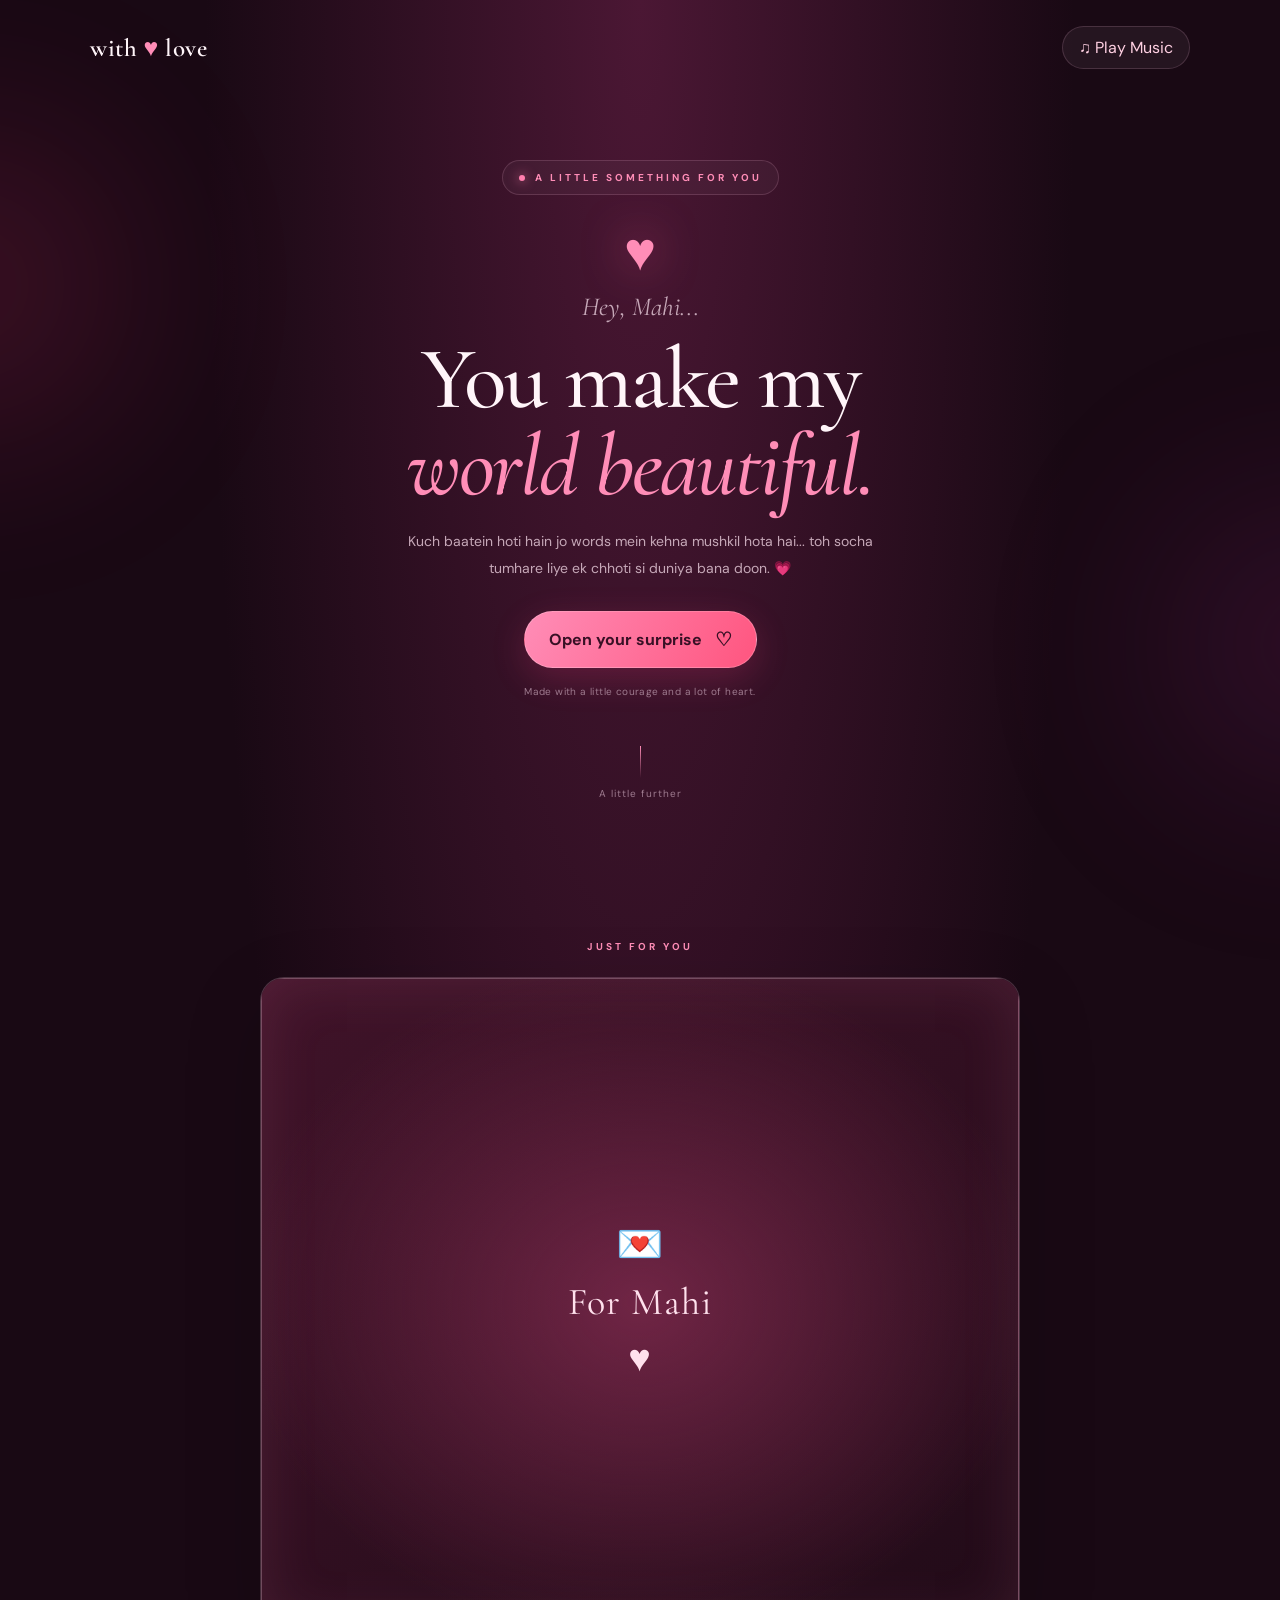
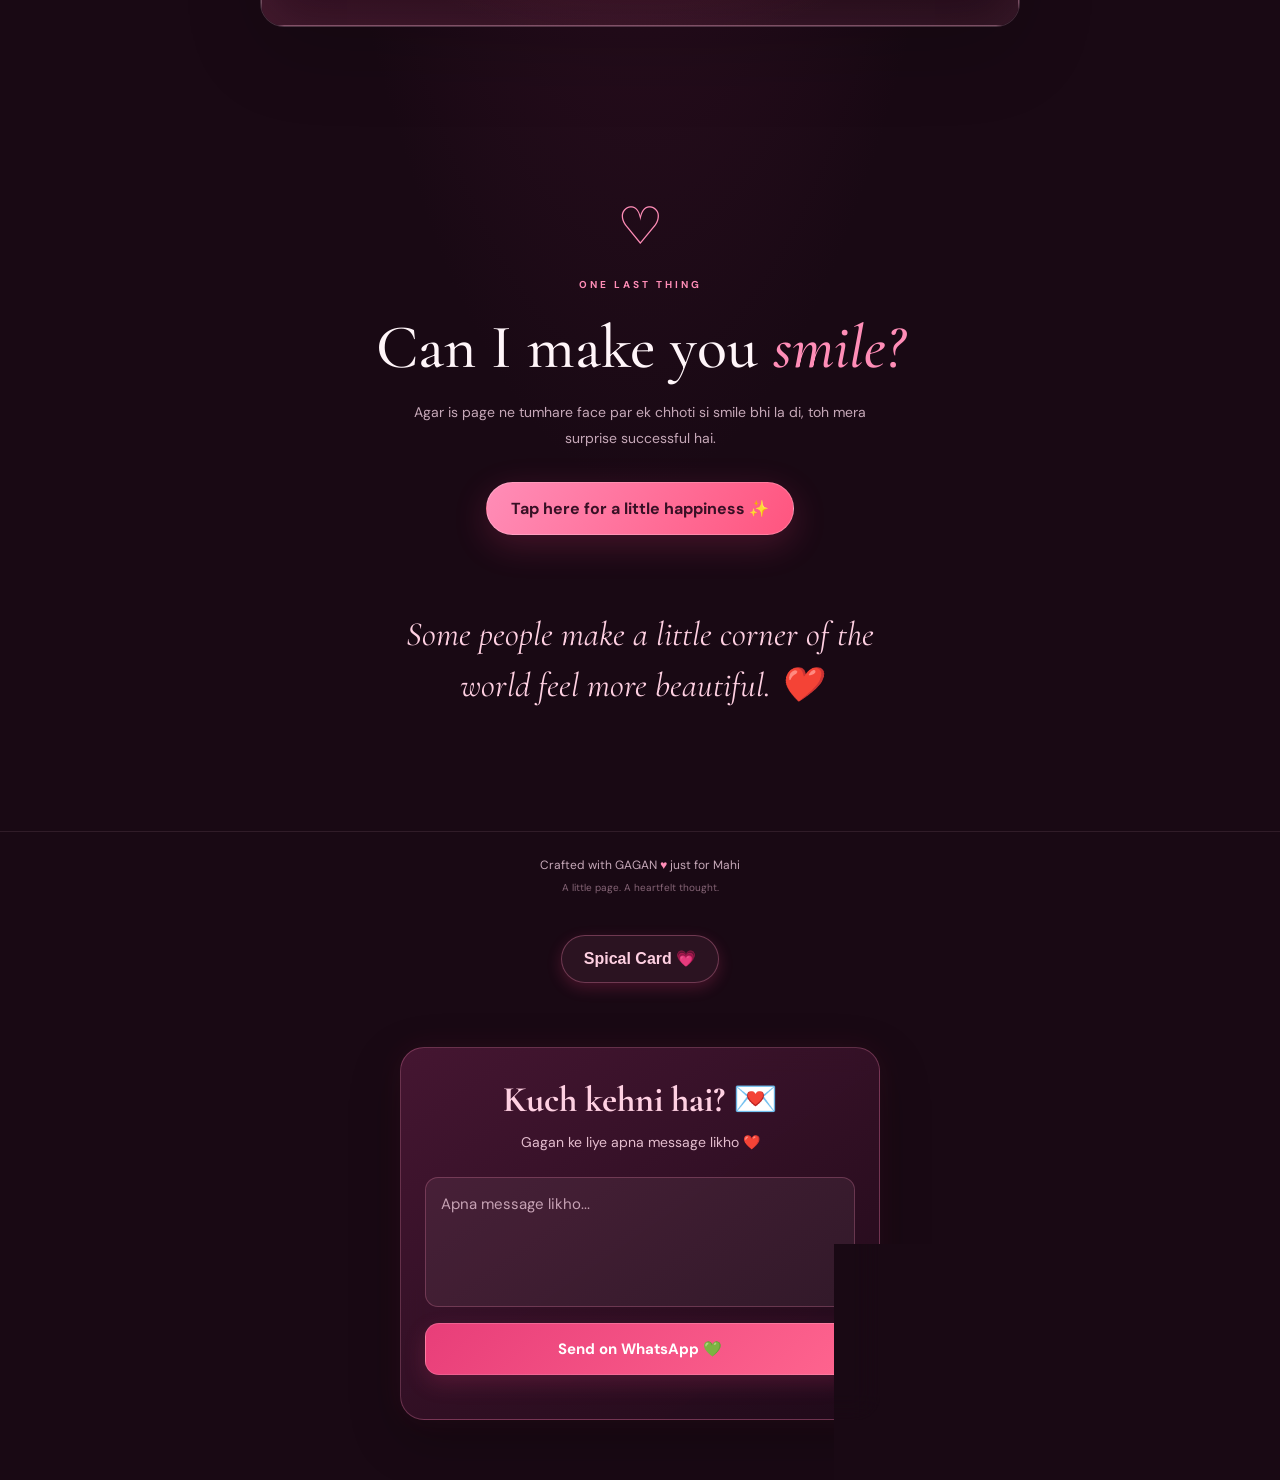
<file: index.html>
<!DOCTYPE html>
<html lang="en">
<head>
    <meta charset="UTF-8">
    <meta name="viewport" content="width=device-width, initial-scale=1.0">
    <meta name="theme-color" content="#250b1b">
    <title>For MAHI TAMTAM ❤️</title>
    <link rel="stylesheet" href="style.css">
</head>
<body>

    <div class="ambient-glow glow-one"></div>
    <div class="ambient-glow glow-two"></div>
    <div id="heart-layer" aria-hidden="true"></div>

    <header class="topbar">
        <a class="brand" href="#">with <span>♥</span> love</a>
        <button id="music-btn" class="music-btn" type="button">
            ♫ Music: Off
        </button>
    </header>

    <main>
        <section class="hero" id="home">
            <div class="eyebrow">
                <span class="status-dot"></span>
                A LITTLE SOMETHING FOR YOU
            </div>

            <div class="hero-heart" aria-hidden="true">♥</div>

            <p class="small-intro">Hey, Mahi...</p>

            <h1>
                You make my
                <span>world beautiful.</span>
            </h1>

            <p class="hero-description">
                Kuch baatein hoti hain jo words mein kehna
                mushkil hota hai... toh socha tumhare liye
                ek chhoti si duniya bana doon. 💗
            </p>

            <button id="reveal-btn" class="primary-btn" type="button">
                Open your surprise <span>♡</span>
            </button>

            <p class="hint">Made with a little courage and a lot of heart.</p>

            <div class="scroll-note">
                <span></span>
                A little further
            </div>
        </section>

        <section class="message-section" id="message">
            <div class="section-label">JUST FOR YOU</div>

            <div class="letter-card">
                <div class="letter-icon">💌</div>

                <p class="letter-greeting">Dear Mahi,</p>

                <h2>Some people make ordinary days feel special.</h2>

                <p class="letter-text">
                    Pta nhi kya ki ho kon sa jaddu ki hoo tumse baat
                    karna aacha lagta hai .
                    Tumhari smile, tumhari baatein aur tumhara
                    apna sa andaaz — ye sab chhoti chhoti cheezein
                    din ko thoda aur khoobsurat bana deti hain.
                </p>

                <p class="letter-text">
                    Shayad main har baat perfect tareeke se na keh
                    paaun, lekin itna zaroor hai ki tum mere liye
                    special ho. Isliye ye chhota sa surprise,
                    sirf tumhare liye. ❤️
                </p>
                
                <p class="letter-text">
                    You came into my life and changed everything.
                    I don’t take a single day with you for granted.
                    You are the reason I smile without even trying. 
                    I love you more than any words could ever fully explain.
                </p>

                <div class="letter-signature">
                    i wanted to make you smile
                    <span>♥</span>
                </div>
            </div>
        </section>

        <section class="final-section">
            <div class="final-heart">♡</div>

            <p class="section-label">ONE LAST THING</p>


            <h2>Can I make you <span>smile?</span></h2>

            <p class="final-description">
                Agar is page ne tumhare face par ek chhoti si
                smile bhi la di, toh mera surprise successful hai.
            </p>

            <button id="smile-btn" class="primary-btn" type="button">
                Tap here for a little happiness ✨
            </button>

            <p id="smile-message" class="smile-message" aria-live="polite"></p>
        </section>
    </main>

    <footer>
        <p>Crafted with GAGAN <span>♥</span> just for Mahi</p>
        <p class="footer-small">A little page. A heartfelt thought.</p>
    </footer>

   <audio
    id="background-music"
    src="music.mp3"
    loop
    preload="auto"
    autoplay>
</audio>


<!-- Friendship Card Button -->
<div class="friendship-entry">
  <a href="friendship.html" class="friendship-link">
    Spical Card 💗
  </a>
</div>

<section class="visitor-message">
  <h2>Kuch kehni hai? 💌</h2>
  <p>Gagan ke liye apna message likho ❤️</p>


  <form id="visitorMessageForm">
    <textarea
      id="visitorText"
      placeholder="Apna message likho..."
      required
      maxlength="1500"
    ></textarea>

    <button type="submit">Send on WhatsApp 💚</button>
    <p id="messageStatus" aria-live="polite"></p>
  </form>
<section>

<script src="script.js" defer></script>
</body>
</html>
</file>
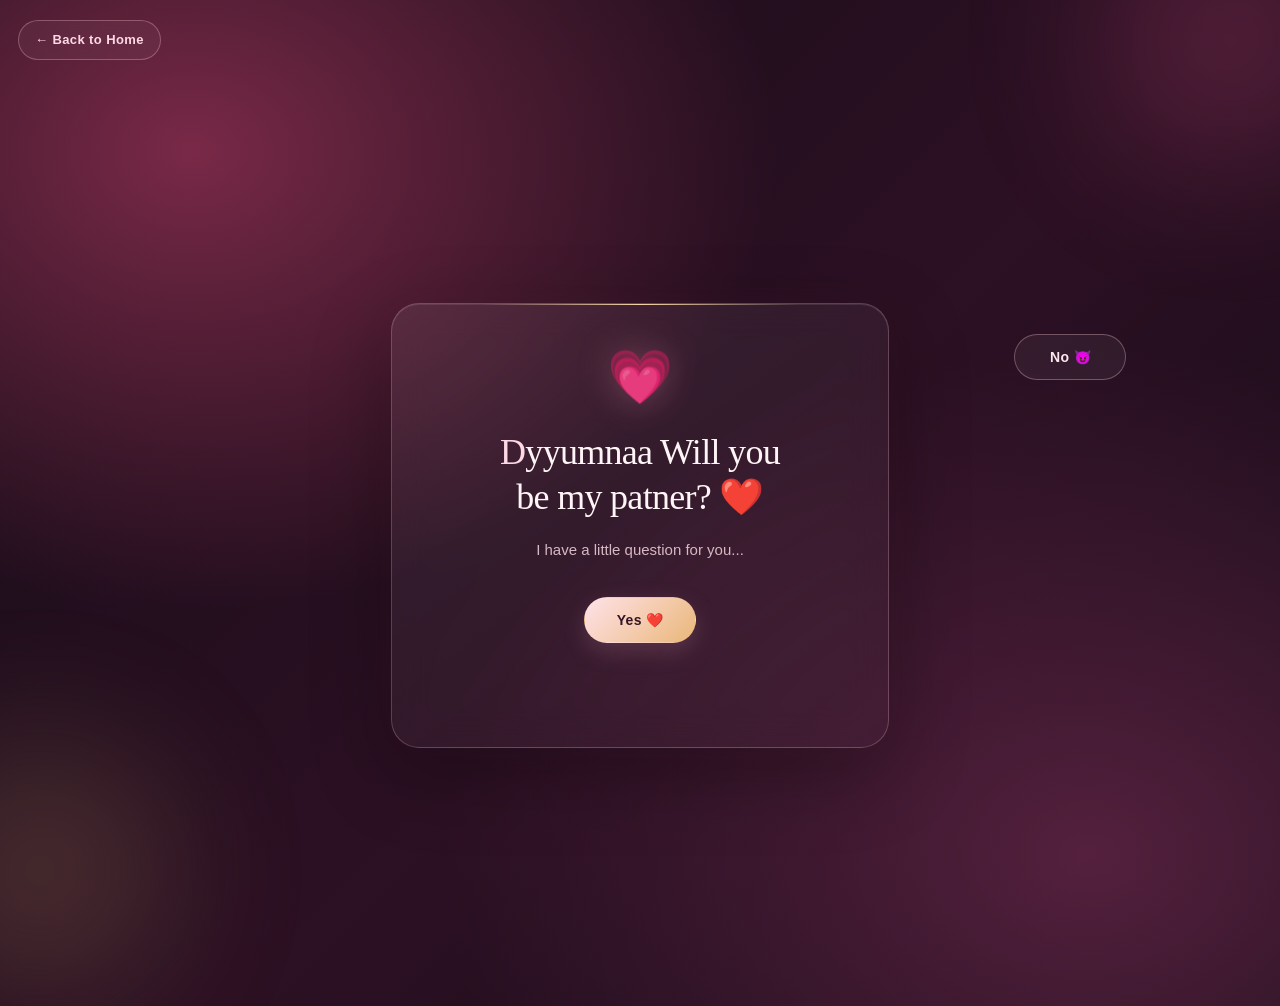
<file: friendship.html>
<!DOCTYPE html>
<html lang="en">
<head>
  <meta charset="UTF-8">
  <meta name="viewport" content="width=device-width, initial-scale=1.0">
  <title>Will You Be My Friend? ❤️</title>
  <link rel="stylesheet" href="friendship.css">
  <script src="friendship.js" defer></script>
</head>
<body class="friendship-page">
  <a class="home-link" href="index.html">← Back to Home</a>

  <main class="friend-card">
    <div class="heart">💗</div>
    <h1>Dyyumnaa Will you be my patner? ❤️</h1>
    <p>I have a little question for you...</p>

    <div class="buttons">
      <button id="yes" type="button">Yes ❤️</button>
      <button id="no" type="button">No 😈</button>
    </div>

    <p id="message" role="status" aria-live="polite"></p>
  </main>
</body>
</html>
</file>
<file: style.css>
@import url('https://fonts.googleapis.com/css2?family=Cormorant+Garamond:wght@400;500;600;700&family=DM+Sans:wght@400;500;600;700&display=swap');

:root {
    --bg: #190914;
    --pink: #ff8db7;
    --pink-light: #ffd0e2;
    --red: #ff557f;
    --white: #fff5f9;
    --muted: #c6a8b8;
    --glass: rgba(255, 224, 239, 0.055);
    --border: rgba(255, 194, 220, 0.16);
}

* {
    box-sizing: border-box;
    margin: 0;
    padding: 0;
}

html {
    scroll-behavior: smooth;
    scroll-padding-top: 80px;
}

body {
    min-height: 100vh;
    overflow-x: hidden;
    color: var(--white);
    background:
        radial-gradient(ellipse at 50% 0%, #4b1734 0%, transparent 48%),
        var(--bg);
    font-family: "DM Sans", sans-serif;
}

button, a {
    -webkit-tap-highlight-color: transparent;
}

button {
    font: inherit;
}

button:focus-visible,
a:focus-visible {
    outline: 2px solid var(--pink-light);
    outline-offset: 5px;
}

.ambient-glow {
    position: fixed;
    width: 300px;
    height: 300px;
    border-radius: 50%;
    filter: blur(100px);
    opacity: 0.17;
    pointer-events: none;
    z-index: 0;
}

.glow-one {
    top: 15%;
    left: -180px;
    background: #ff367d;
}

.glow-two {
    right: -180px;
    top: 55%;
    background: #a42d91;
}

#heart-layer {
    position: fixed;
    inset: 0;
    overflow: hidden;
    pointer-events: none;
    z-index: 1;
}

.floating-heart {
    position: absolute;
    bottom: -50px;
    color: var(--pink);
    opacity: 0;
    animation: float-up linear forwards;
    text-shadow: 0 0 18px rgba(255, 90, 150, 0.5);
}

@keyframes float-up {
    0% {
        transform: translateY(0) rotate(0deg) scale(0.7);
        opacity: 0;
    }
    15% {
        opacity: 0.6;
    }
    85% {
        opacity: 0.4;
    }
    100% {
        transform: translateY(-110vh) rotate(35deg) scale(1.2);
        opacity: 0;
    }
}

.topbar {
    position: relative;
    z-index: 5;
    width: min(1100px, 90%);
    margin: auto;
    padding: 26px 0;
    display: flex;
    align-items: center;
    justify-content: space-between;
}

.brand {
    color: var(--white);
    text-decoration: none;
    font-family: "Cormorant Garamond", serif;
    font-size: 25px;
    font-weight: 600;
    letter-spacing: 0.5px;
}

.brand span,
footer span {
    color: var(--pink);
}

.music-btn {
    padding: 10px 16px;
    color: var(--pink-light);
    border: 1px solid var(--border);
    border-radius: 30px;
    background: var(--glass);
    cursor: pointer;
    transition: 0.25s ease;
}

.music-btn:hover {
    border-color: var(--pink);
    background: rgba(255, 141, 183, 0.12);
}

main {
    position: relative;
    z-index: 2;
}

.hero {
    min-height: 86vh;
    padding: 65px 20px 75px;
    display: flex;
    flex-direction: column;
    align-items: center;
    justify-content: center;
    text-align: center;
}

.eyebrow,
.section-label {
    color: var(--pink);
    font-size: 10px;
    font-weight: 700;
    letter-spacing: 3px;
}

.eyebrow {
    display: flex;
    align-items: center;
    gap: 10px;
    padding: 10px 16px;
    border: 1px solid var(--border);
    border-radius: 30px;
    background: rgba(255, 255, 255, 0.035);
}

.status-dot {
    width: 6px;
    height: 6px;
    border-radius: 50%;
    background: #ff7eae;
    box-shadow: 0 0 12px #ff7eae;
}

.hero-heart {
    margin: 30px 0 12px;
    color: var(--pink);
    font-size: 54px;
    line-height: 1;
    animation: heartbeat 1.8s ease-in-out infinite;
    filter: drop-shadow(0 0 22px rgba(255, 90, 145, 0.5));
}

@keyframes heartbeat {
    0%, 100% { transform: scale(1); }
    15% { transform: scale(1.13); }
    30% { transform: scale(1); }
    45% { transform: scale(1.09); }
}

.small-intro {
    color: var(--muted);
    font-family: "Cormorant Garamond", serif;
    font-size: 26px;
    font-style: italic;
}

.hero h1 {
    max-width: 850px;
    margin: 14px 0 18px;
    font-family: "Cormorant Garamond", serif;
    font-size: clamp(46px, 8vw, 88px);
    font-weight: 500;
    line-height: 0.99;
    letter-spacing: -2px;
}

.hero h1 span,
.final-section h2 span {
    display: block;
    color: var(--pink);
    font-style: italic;
}

.hero-description,
.final-description {
    max-width: 480px;
    color: var(--muted);
    font-size: 14px;
    line-height: 1.9;
}

.primary-btn {
    display: inline-flex;
    justify-content: center;
    align-items: center;
    gap: 13px;
    margin-top: 30px;
    padding: 15px 24px;
    border: 1px solid rgba(255, 255, 255, 0.2);
    border-radius: 50px;
    background: linear-gradient(120deg, #ff8db7, #ff557f);
    color: #381025;
    font-weight: 700;
    cursor: pointer;
    box-shadow: 0 10px 35px rgba(255, 65, 130, 0.2);
    transition: transform 0.25s ease, box-shadow 0.25s ease;
}

.primary-btn:hover {
    transform: translateY(-3px);
    box-shadow: 0 14px 40px rgba(255, 65, 130, 0.32);
}

.primary-btn:active {
    transform: scale(0.97);
}

.primary-btn span {
    font-size: 19px;
}

.hint {
    margin-top: 17px;
    color: #9e7b8f;
    font-size: 10px;
    letter-spacing: 0.4px;
}

.scroll-note {
    margin-top: 48px;
    display: flex;
    flex-direction: column;
    align-items: center;
    gap: 9px;
    color: #9e7b8f;
    font-size: 10px;
    letter-spacing: 1px;
}

.scroll-note span {
    width: 1px;
    height: 32px;
    background: linear-gradient(var(--pink), transparent);
}

.message-section {
    width: min(760px, 90%);
    margin: 0 auto;
    padding: 65px 0 115px;
    text-align: center;
}

.section-label {
    margin-bottom: 24px;
}

.letter-card {
    position: relative;
    padding: clamp(28px, 6vw, 58px);
    text-align: left;
    border: 1px solid var(--border);
    border-radius: 24px;
    background: linear-gradient(
        145deg,
        rgba(255, 215, 233, 0.085),
        rgba(255, 255, 255, 0.018)
    );
    box-shadow: 0 25px 80px rgba(0, 0, 0, 0.16);
    backdrop-filter: blur(15px);
}

.letter-icon {
    margin-bottom: 18px;
    font-size: 32px;
}

.letter-greeting {
    margin-bottom: 12px;
    color: var(--pink);
    font-family: "Cormorant Garamond", serif;
    font-size: 27px;
    font-style: italic;
}

.letter-card h2 {
    margin-bottom: 22px;
    font-family: "Cormorant Garamond", serif;
    font-size: clamp(30px, 5vw, 46px);
    font-weight: 500;
    line-height: 1.12;
}

.letter-text {
    margin-top: 15px;
    color: #d6bdcb;
    font-size: 14px;
    line-height: 2;
}

.letter-signature {
    display: flex;
    justify-content: space-between;
    align-items: center;
    gap: 10px;
    margin-top: 30px;
    padding-top: 22px;
    border-top: 1px solid var(--border);
    color: var(--pink-light);
    font-family: "Cormorant Garamond", serif;
    font-size: 19px;
    font-style: italic;
}

.letter-signature span {
    color: var(--pink);
}

.final-section {
    width: min(600px, 90%);
    margin: 0 auto;
    padding: 50px 0 120px;
    text-align: center;
}

.final-heart {
    margin-bottom: 18px;
    color: var(--pink);
    font-size: 52px;
    animation: heartbeat 2s infinite;
}

.final-section h2 {
    margin-bottom: 18px;
    font-family: "Cormorant Garamond", serif;
    font-size: clamp(40px, 7vw, 62px);
    font-weight: 500;
    line-height: 1.05;
}

.final-section h2 span {
    display: inline;
}

.final-description {
    margin: auto;
}

.smile-message {
    min-height: 30px;
    margin-top: 22px;
    color: var(--pink-light);
    font-family: "Cormorant Garamond", serif;
    font-size: 25px;
    font-style: italic;
}

footer {
    position: relative;
    z-index: 2;
    padding: 25px 15px;
    border-top: 1px solid rgba(255, 194, 220, 0.1);
    text-align: center;
    color: #c6a8b8;
    font-size: 12px;
}

.footer-small {
    margin-top: 8px;
    color: #856476;
    font-size: 10px;
}

@media (max-width: 600px) {
    .topbar {
        padding: 20px 0;
    }

    .brand {
        font-size: 22px;
    }

    .music-btn {
        padding: 9px 12px;
        font-size: 11px;
    }

    .hero {
        min-height: 82vh;
        padding-top: 50px;
    }

    .hero h1 {
        letter-spacing: -1px;
    }

    .hero-description {
        max-width: 340px;
        font-size: 13px;
    }

    .message-section {
        padding-top: 45px;
        padding-bottom: 70px;
    }

    .letter-card {
        border-radius: 18px;
    }

    .letter-text {
        font-size: 13px;
    }

    .final-section {
        padding-bottom: 85px;
    }
}

@media (prefers-reduced-motion: reduce) {
    *, *::before, *::after {
        scroll-behavior: auto !important;
        animation-duration: 0.01ms !important;
        animation-iteration-count: 1 !important;
        transition-duration: 0.01ms !important;
    }
}

.friendship-link {
  display: inline-block;
  padding: 13px 22px;
  margin: 16px;
  border-radius: 14px;
  background: #ff4081;
  color: white;
  text-decoration: none;
  font-weight: bold;
  font-family: Arial, sans-serif;
  box-shadow: 0 5px 15px #ff408133;
}

.friendship-link:hover {
  background: #e91e63;
}

.friendship-entry {
  display: flex;
  justify-content: center;
  width: 100%;
  padding: 20px 12px;
}

.friendship-link {
  display: inline-block;
  padding: 14px 22px;
  border-radius: 14px;
  background: #ff4081;
  color: #fff;
  text-decoration: none;
  font-size: 16px;
  font-weight: bold;
  text-align: center;
  box-shadow: 0 5px 15px #ff408133;
  transition: transform 0.2s ease, background 0.2s ease;
}

.friendship-link:hover {
  background: #e91e63;
  transform: translateY(-2px);
}

.visitor-message {
  max-width: 440px;
  width: calc(100% - 32px);
  margin: 32px auto;
  padding: 24px;
  border-radius: 20px;
  background: #fff5f8;
  box-shadow: 0 8px 28px #00000012;
  text-align: center;
}

.visitor-message h2 {
  color: #d63375;
}

.visitor-message input,
.visitor-message textarea {
  display: block;
  width: 100%;
  margin: 12px 0;
  padding: 13px;
  border: 1px solid #f0bfd0;
  border-radius: 10px;
  font: inherit;
}

.visitor-message textarea {
  min-height: 120px;
  resize: vertical;
}

.visitor-message button {
  width: 100%;
  padding: 14px;
  border: 0;
  border-radius: 10px;
  background: #16803d;
  color: white;
  font-weight: bold;
  font-size: 16px;
  cursor: pointer;
}

/* ===== PREMIUM VISITOR MESSAGE CARD ===== */

.visitor-message {
    position: relative;
    isolation: isolate;
    max-width: 480px;
    width: calc(100% - 36px);
    margin: 48px auto 60px;
    padding: 30px 24px;
    text-align: center;
    color: #fff5f9;
    background: linear-gradient(
        145deg,
        rgba(72, 23, 51, 0.94),
        rgba(32, 10, 26, 0.97)
    );
    border: 1px solid rgba(255, 141, 183, 0.28);
    border-radius: 24px;
    box-shadow:
        0 18px 50px rgba(0, 0, 0, 0.25),
        0 0 30px rgba(255, 85, 127, 0.08);
    backdrop-filter: blur(14px);
}

.visitor-message h2 {
    margin: 0 0 10px;
    color: #ffd0e2;
    font-family: "Cormorant Garamond", serif;
    font-size: clamp(27px, 6vw, 36px);
    line-height: 1.2;
}

.visitor-message > p {
    margin: 0 0 22px;
    color: #e4bdce;
    font-size: 14px;
    line-height: 1.7;
}

#visitorMessageForm {
    display: grid;
    gap: 14px;
}

.visitor-message input,
.visitor-message textarea {
    box-sizing: border-box;
    display: block;
    width: 100%;
    margin: 0;
    padding: 14px 15px;
    color: #fff5f9;
    background: rgba(255, 255, 255, 0.055);
    border: 1px solid rgba(255, 141, 183, 0.25);
    border-radius: 13px;
    outline: none;
    font: inherit;
    font-size: 15px;
    transition:
        border-color 0.25s ease,
        background 0.25s ease,
        box-shadow 0.25s ease;
}

.visitor-message input {
    min-height: 50px;
}

.visitor-message textarea {
    min-height: 130px;
    resize: vertical;
    line-height: 1.6;
}

.visitor-message input::placeholder,
.visitor-message textarea::placeholder {
    color: #c7a2b5;
    opacity: 1;
}

.visitor-message input:focus,
.visitor-message textarea:focus {
    border-color: #ff8db7;
    background: rgba(255, 255, 255, 0.085);
    box-shadow: 0 0 0 3px rgba(255, 141, 183, 0.12);
}

.visitor-message button {
    width: 100%;
    min-height: 52px;
    margin-top: 2px;
    padding: 14px 18px;
    color: #fff;
    background: linear-gradient(135deg, #e83e79, #ff658f);
    border: 1px solid rgba(255, 255, 255, 0.16);
    border-radius: 14px;
    font: inherit;
    font-size: 15px;
    font-weight: 700;
    cursor: pointer;
    box-shadow: 0 8px 22px rgba(232, 62, 121, 0.2);
    transition:
        transform 0.2s ease,
        box-shadow 0.2s ease,
        filter 0.2s ease;
}

.visitor-message button:hover {
    transform: translateY(-2px);
    filter: brightness(1.08);
    box-shadow: 0 12px 28px rgba(232, 62, 121, 0.3);
}

.visitor-message button:active {
    transform: scale(0.98);
}

#messageStatus {
    margin: 0;
    color: #ffd0e2;
    font-size: 13px;
    line-height: 1.5;
    overflow-wrap: anywhere;
}

.friendship-entry {
    padding: 0 18px;
}

.friendship-link {
    display: inline-flex;
    align-items: center;
    justify-content: center;
    min-height: 48px;
    max-width: 100%;
    padding: 12px 22px;
    box-sizing: border-box;
    text-align: center;
    text-decoration: none;
    color: #ffd0e2;
    background: rgba(255, 141, 183, 0.08);
    border: 1px solid rgba(255, 141, 183, 0.32);
    border-radius: 999px;
    transition:
        background 0.25s ease,
        transform 0.25s ease,
        border-color 0.25s ease;
}

.friendship-link:hover {
    transform: translateY(-2px);
    background: rgba(255, 141, 183, 0.15);
    border-color: #ff8db7;
}

@media (max-width: 600px) {
    .visitor-message {
        width: calc(100% - 32px);
        padding: 25px 18px;
        margin-top: 36px;
        margin-bottom: 42px;
        border-radius: 20px;
    }

    .visitor-message input,
    .visitor-message textarea {
        font-size: 16px;
    }

    .friendship-link {
        width: 100%;
        max-width: 320px;
    }
}

@media (prefers-reduced-motion: reduce) {
    .visitor-message *,
    .friendship-link {
        transition: none !important;
    }
}

/* Cinematic love letter reveal */
.letter-card {
    position: relative;
    overflow: hidden;
    isolation: isolate;
}

/* Closed envelope cover */
.letter-card.cinematic-sealed::before {
    content: "💌\A For Mahi\A ♥";
    white-space: pre-line;
    position: absolute;
    inset: 0;
    z-index: 10;
    display: flex;
    flex-direction: column;
    align-items: center;
    justify-content: center;
    gap: 16px;
    text-align: center;
    color: #ffe1ed;
    font-family: "Cormorant Garamond", serif;
    font-size: clamp(25px, 5vw, 38px);
    line-height: 1.5;
    letter-spacing: 1px;
    background:
        radial-gradient(ellipse at center, #702545, transparent 75%),
        linear-gradient(145deg, #401329, #210b18);
    border: 1px solid rgba(255, 194, 220, 0.35);
    box-shadow: inset 0 0 60px rgba(255, 141, 183, 0.12);
    transform-origin: top center;
    backface-visibility: hidden;
}

/* Envelope opens */
.letter-card.cinematic-opening::before {
    animation: cinematic-open 1.4s cubic-bezier(.65, 0, .35, 1) forwards;
}

.letter-card.cinematic-opening {
    animation: letter-glow 1.8s ease;
}

.letter-card.cinematic-opening .letter-icon {
    animation: letter-rise 1s ease both;
}

.letter-card.cinematic-opening .letter-greeting,
.letter-card.cinematic-opening h2,
.letter-card.cinematic-opening .letter-text,
.letter-card.cinematic-opening .letter-signature {
    animation: letter-rise 1s ease both;
}

.letter-card.cinematic-opening .letter-greeting { animation-delay: .15s; }
.letter-card.cinematic-opening h2 { animation-delay: .25s; }
.letter-card.cinematic-opening .letter-text { animation-delay: .4s; }
.letter-card.cinematic-opening .letter-signature { animation-delay: .65s; }

@keyframes cinematic-open {
    0% {
        transform: perspective(1000px) rotateX(0deg);
        opacity: 1;
    }
    70% {
        opacity: 1;
    }
    100% {
        transform: perspective(1000px) rotateX(-110deg);
        opacity: 0;
        visibility: hidden;
    }
}

@keyframes letter-rise {
    from {
        opacity: 0;
        transform: translateY(22px);
        filter: blur(4px);
    }
    to {
        opacity: 1;
        transform: translateY(0);
        filter: blur(0);
    }
}

@keyframes letter-glow {
    0%, 100% {
        box-shadow: 0 25px 80px rgba(0, 0, 0, .16);
    }
    50% {
        box-shadow: 0 0 45px rgba(255, 100, 160, .3);
    }
}

/* ===== ROSE PETALS + HEART EXPLOSION ===== */
.rose-petal {
    position: fixed;
    top: -45px;
    z-index: 20;
    pointer-events: none;
    color: #ffb0cb;
    font-size: 22px;
    text-shadow: 0 0 14px rgba(255, 105, 160, .6);
    animation: petal-fall var(--fall-time, 4s) ease-in forwards;
}

.burst-heart {
    position: fixed;
    z-index: 21;
    pointer-events: none;
    color: #ff8db7;
    font-size: 24px;
    animation: heart-explode 1.5s ease-out forwards;
}

@keyframes petal-fall {
    0% {
        transform: translate3d(0, -5vh, 0) rotate(0deg);
        opacity: 0;
    }
    12% { opacity: 1; }
    100% {
        transform: translate3d(var(--drift, 30px), 110vh, 0)
                   rotate(var(--spin, 480deg));
        opacity: 0;
    }
}

@keyframes heart-explode {
    from {
        transform: translate(-50%, -50%) scale(.3);
        opacity: 1;
    }
    to {
        transform: translate(
            calc(-50% + var(--dx)),
            calc(-50% + var(--dy))
        ) scale(1.5) rotate(var(--spin, 25deg));
        opacity: 0;
    }
}

/* ===== TYPEWRITER MESSAGE ===== */
.letter-text.typewriter-text {
    white-space: pre-wrap;
    overflow-wrap: anywhere;
}

.letter-text.typewriter-text::after {
    content: "▍";
    display: inline-block;
    margin-left: 2px;
    color: #ff8db7;
    animation: caret-blink .75s step-end infinite;
}

.letter-text.typewriter-done::after {
    content: "";
}

@keyframes caret-blink {
    50% { opacity: 0; }
}

/* ===== CINEMATIC ENDING ===== */
.final-section {
    position: relative;
    isolation: isolate;
}

.final-section.ending-active {
    animation: ending-glow 2.4s ease-in-out;
}

.final-section.ending-active .final-heart {
    animation: ending-heart 1.4s ease-in-out 2;
}

.ending-caption {
    max-width: 500px;
    margin: 22px auto 0;
    color: #ffd0e2;
    font-family: "Cormorant Garamond", serif;
    font-size: clamp(23px, 5vw, 34px);
    font-style: italic;
    line-height: 1.5;
    opacity: 0;
    transform: translateY(15px);
}

.final-section.ending-active .ending-caption {
    animation: ending-caption-in 1.4s ease .4s forwards;
}

@keyframes ending-glow {
    0%, 100% {
        filter: drop-shadow(0 0 0 rgba(255, 105, 160, 0));
    }
    50% {
        filter: drop-shadow(0 0 24px rgba(255, 105, 160, .25));
    }
}

@keyframes ending-heart {
    0%, 100% { transform: scale(1); }
    50% {
        transform: scale(1.3);
        filter: drop-shadow(0 0 20px #ff557f);
    }
}

@keyframes ending-caption-in {
    to {
        opacity: 1;
        transform: translateY(0);
    }
}

@media (prefers-reduced-motion: reduce) {
    .rose-petal,
    .burst-heart {
        display: none !important;
    }

    .ending-caption {
        opacity: 1;
        transform: none;
    }
}
</file>
<file: friendship.css>
```css
* {
  box-sizing: border-box;
}

:root {
  --rose: #f18aaa;
  --rose-light: #ffd8e5;
  --gold: #e8c38b;
  --cream: #fff5f7;
  --muted: #d7b9c5;
}

.friendship-page {
  margin: 0;
  min-height: 100vh;
  min-height: 100dvh;
  display: flex;
  justify-content: center;
  align-items: center;
  padding: 76px 18px 30px;
  font-family: "Georgia", serif;
  color: var(--cream);
  background:
    radial-gradient(ellipse at 15% 15%, #792947 0%, transparent 38%),
    radial-gradient(ellipse at 85% 85%, #54203d 0%, transparent 42%),
    linear-gradient(135deg, #160d18, #2c1023 55%, #130c17);
  overflow: hidden;
  position: relative;
  isolation: isolate;
}

.friendship-page::before,
.friendship-page::after {
  content: "";
  position: fixed;
  width: 260px;
  height: 260px;
  border-radius: 50%;
  filter: blur(75px);
  opacity: 0.2;
  pointer-events: none;
  z-index: -1;
}

.friendship-page::before {
  background: #f05b91;
  top: -90px;
  right: -80px;
}

.friendship-page::after {
  background: #d7a66d;
  bottom: -100px;
  left: -90px;
}

.home-link {
  position: fixed;
  top: 20px;
  left: 18px;
  z-index: 20;
  padding: 11px 16px;
  color: var(--rose-light);
  text-decoration: none;
  font: 600 13px/1.2 Arial, sans-serif;
  letter-spacing: 0.4px;
  border: 1px solid #f3b9cc55;
  border-radius: 30px;
  background: #ffffff0b;
  backdrop-filter: blur(14px);
  transition: 0.25s ease;
}

.home-link:hover {
  color: #fff;
  border-color: var(--gold);
  background: #f18aaa20;
  transform: translateY(-2px);
}

.friend-card {
  width: 100%;
  max-width: 440px;
  position: relative;
  padding: 42px 28px 36px;
  border-radius: 28px;
  text-align: center;
  background: linear-gradient(
    145deg,
    #ffffff12,
    #ffffff05
  );
  border: 1px solid #f4c8d53d;
  box-shadow:
    0 25px 80px #00000055,
    inset 0 1px 0 #ffffff18,
    0 0 45px #e8799d0d;
  backdrop-filter: blur(18px);
  -webkit-backdrop-filter: blur(18px);
  animation: cardAppear 0.8s ease both;
}

.friend-card::before {
  content: "";
  position: absolute;
  top: 0;
  left: 18%;
  width: 64%;
  height: 1px;
  background: linear-gradient(
    90deg,
    transparent,
    #f4d5a4,
    transparent
  );
}

.heart {
  display: inline-block;
  font-size: 53px;
  line-height: 1.2;
  margin-bottom: 12px;
  filter: drop-shadow(0 0 18px #f18aaa66);
  animation: heartbeat 1.6s ease-in-out infinite;
}

.friend-card h1 {
  margin: 8px 0 16px;
  font-size: clamp(27px, 6vw, 36px);
  line-height: 1.25;
  font-weight: 500;
  letter-spacing: -0.7px;
  color: var(--cream);
  text-wrap: balance;
}

.friend-card h1::first-letter {
  color: var(--rose-light);
}

.friend-card p {
  margin: 12px 0;
  color: var(--muted);
  font: 15px/1.9 Arial, sans-serif;
}

.buttons {
  display: flex;
  justify-content: center;
  align-items: center;
  flex-wrap: wrap;
  gap: 14px;
  margin-top: 30px;
  min-height: 52px;
}

.buttons button {
  min-width: 112px;
  padding: 14px 23px;
  border: 1px solid transparent;
  border-radius: 999px;
  font: 600 14px/1.2 Arial, sans-serif;
  letter-spacing: 0.3px;
  cursor: pointer;
  touch-action: manipulation;
  transition:
    transform 0.22s ease,
    box-shadow 0.22s ease,
    background 0.22s ease;
}

#yes {
  color: #351525;
  background: linear-gradient(135deg, #ffe2e9, #eab779);
  box-shadow: 0 8px 24px #e8a7bc30;
}

#yes:hover {
  transform: translateY(-3px) scale(1.03);
  box-shadow: 0 12px 30px #e8a7bc45;
}

#no {
  position: fixed;
  z-index: 30;
  left: 55%;
  top: 65%;
  color: #ffe7ef;
  background: #ffffff0d;
  border-color: #f5cada55;
  backdrop-filter: blur(12px);
  transition:
    left 0.12s ease,
    top 0.12s ease,
    background 0.2s ease;
}

#no:hover {
  background: #ffffff19;
}

#message {
  min-height: 28px;
  margin-top: 25px;
  color: var(--rose-light);
  font: 600 15px/1.7 Arial, sans-serif;
}

@keyframes heartbeat {
  0%, 100% {
    transform: scale(1);
  }
  50% {
    transform: scale(1.1);
  }
}

@keyframes cardAppear {
  from {
    opacity: 0;
    transform: translateY(18px) scale(0.98);
  }
  to {
    opacity: 1;
    transform: translateY(0) scale(1);
  }
}

@media (max-width: 420px) {
  .friendship-page {
    padding: 70px 14px 24px;
  }

  .friend-card {
    padding: 34px 20px 30px;
    border-radius: 24px;
  }

  .friend-card p {
    font-size: 14px;
  }

  .buttons {
    gap: 10px;
  }

  .buttons button {
    min-width: 105px;
    padding: 13px 18px;
  }
}

@media (prefers-reduced-motion: reduce) {
  *,
  *::before,
  *::after {
    animation: none !important;
    transition: none !important;
    scroll-behavior: auto !important;
  }
}
```
</file>
